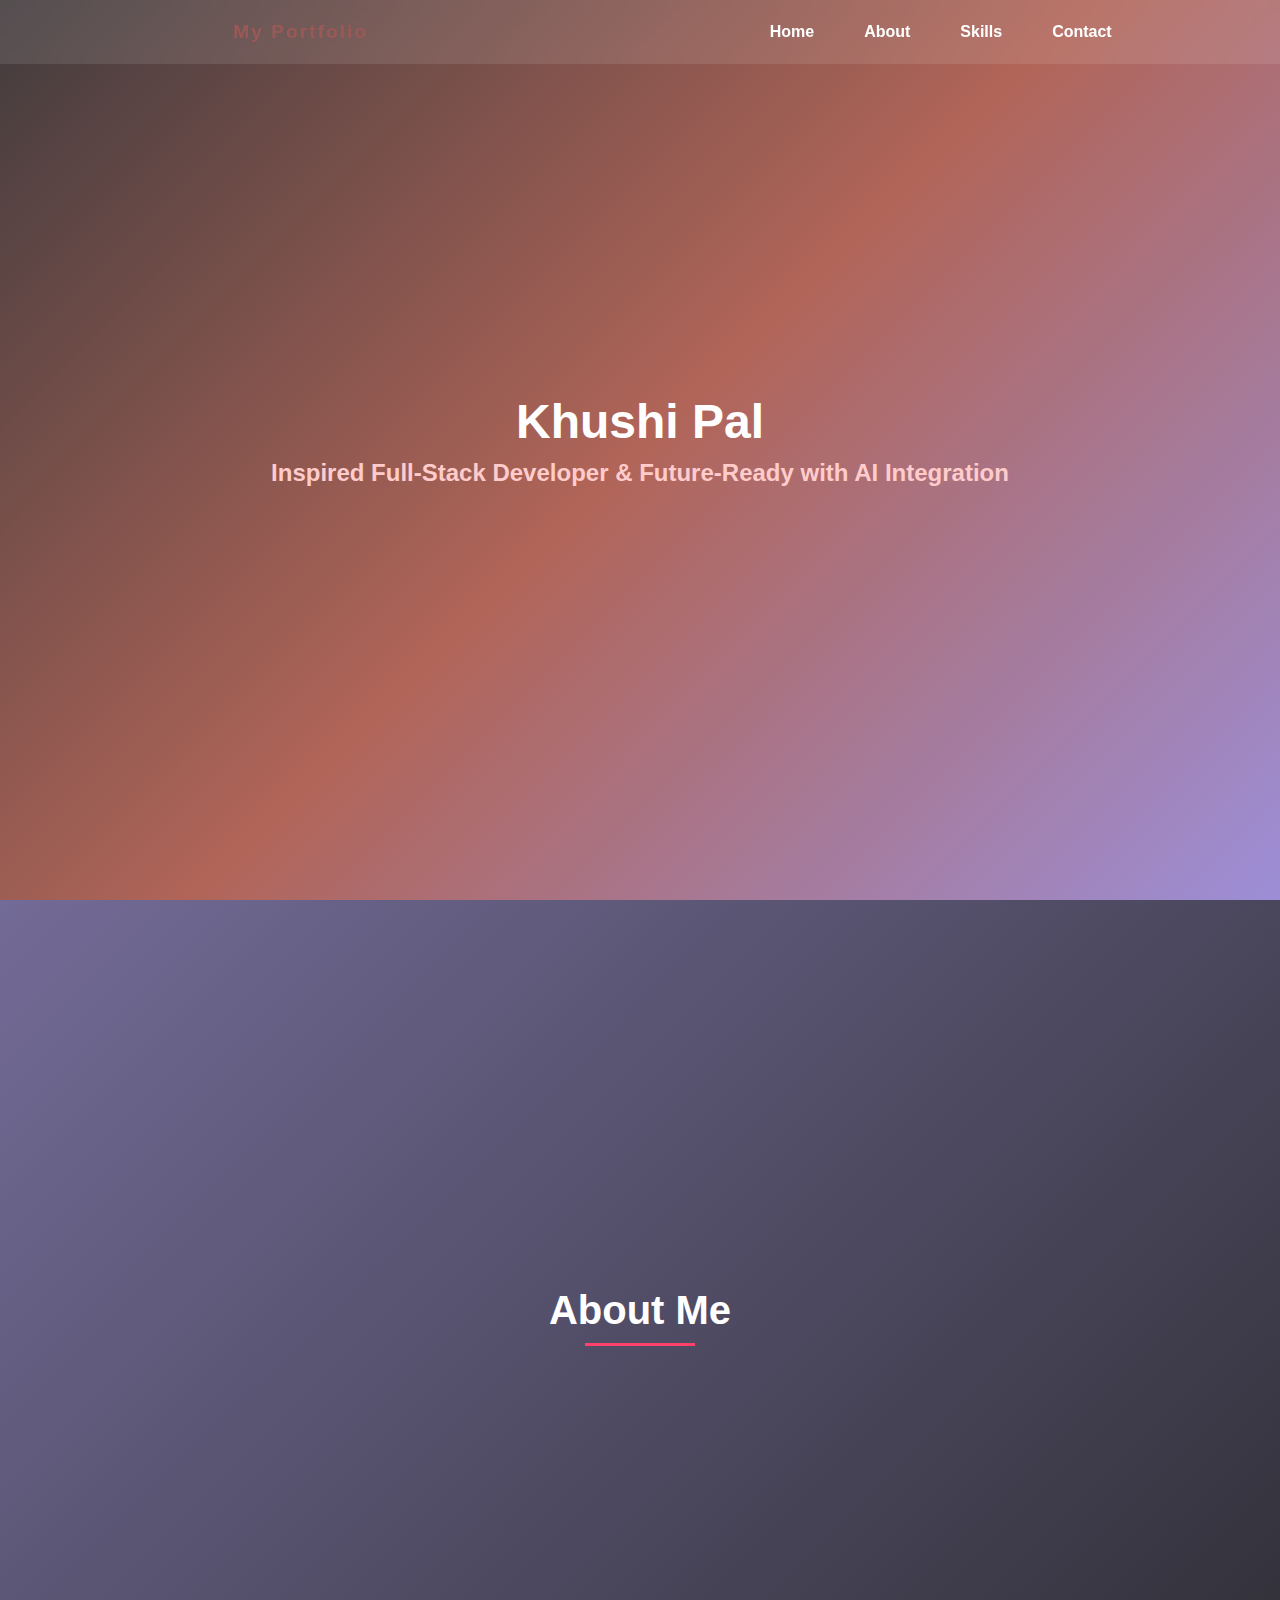
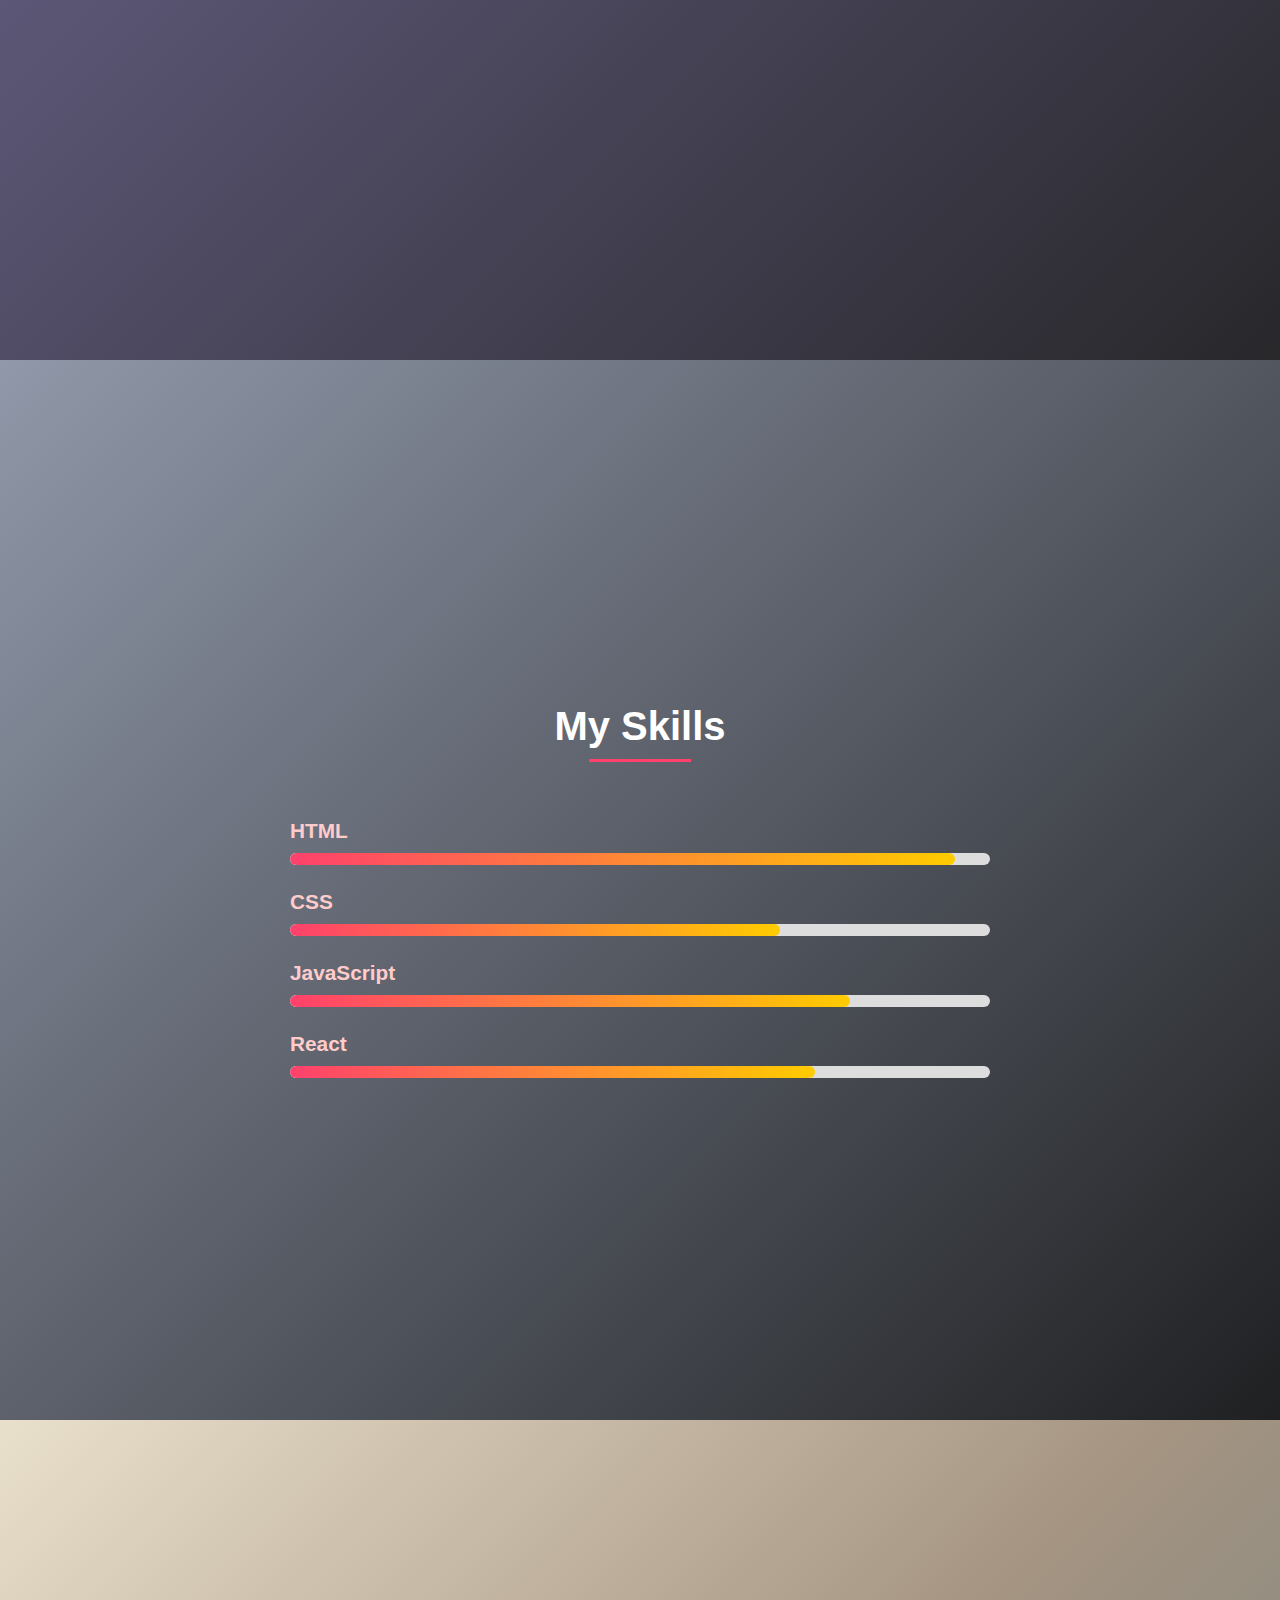
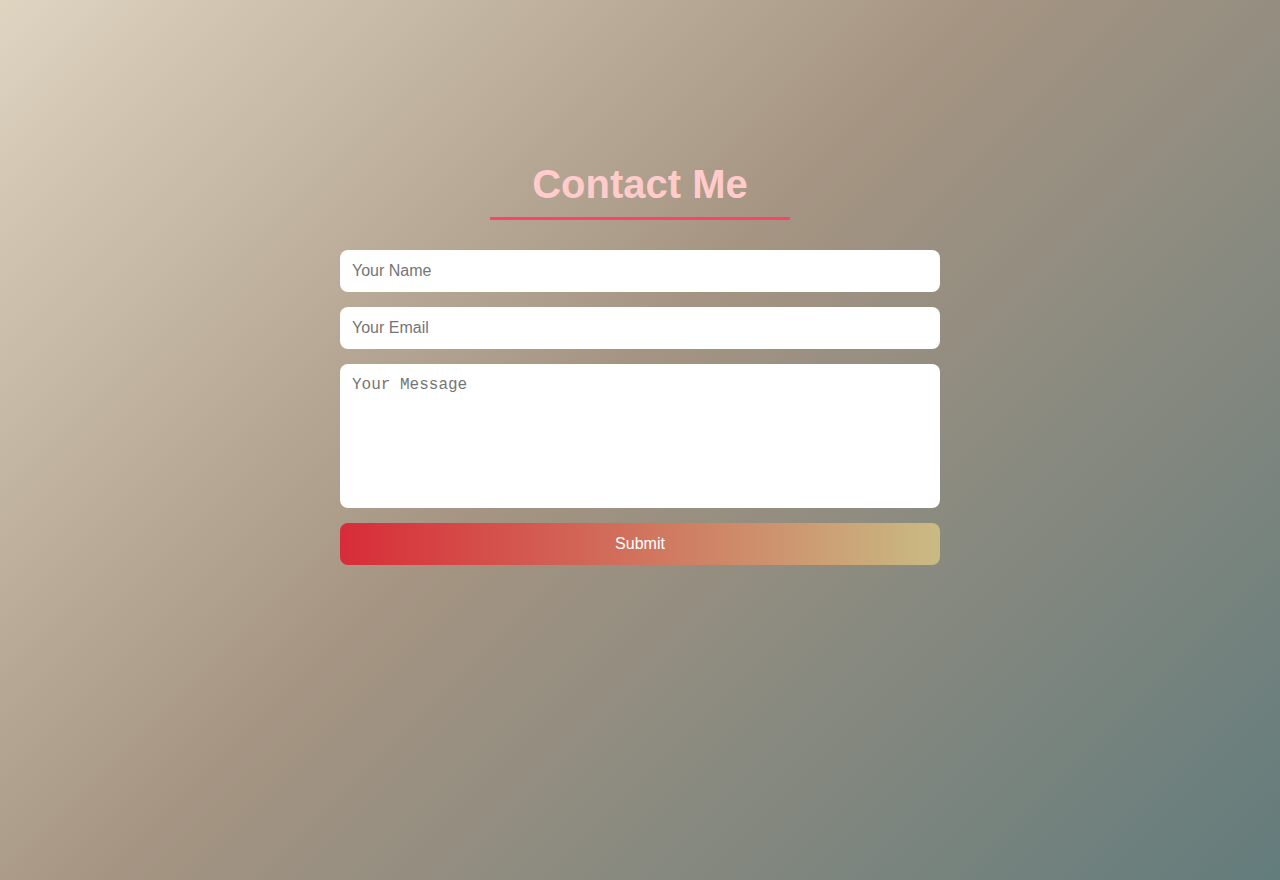
<file: day1-project/index.html>
<!DOCTYPE html>
<html lang="en">
<head>
  <meta charset="UTF-8">
  <meta name="viewport" content="width=device-width, initial-scale=1.0">
  <title>Khushi Pal Portfolio</title>
  <link rel="stylesheet" href="style.css">
</head>
<body>
  <!-- Navbar -->
  <nav>
     <div class="title">My Portfolio</div>
    <div class="menu">
      <a href="#home">Home</a>
      <a href="#about">About</a>
      <a href="#skills">Skills</a>
      <a href="#contact">Contact</a>
    </div>
   
  </nav>
  <!-- Home Section -->
  <section class="home" id="home">
    <h1>Khushi Pal</h1>
    <h2> Inspired Full-Stack Developer & Future-Ready with AI Integration</h2>
  </section>

  <section class="about" id="about">
  <div class="about-container">
    <h1>About Me</h1>
    <p class="intro">
      Hi! My name is <span class="highlight">Khushi Pal</span>.
    </p>
    <p class="role">
      I am a <span class="highlight">Full-Stack Developer</span> passionate about building interactive, recruiter-ready projects.
    </p>
    <p class="objective">
      My objective: Challenge myself in new environments, learn continuously, and create impactful solutions with creativity and code.
    </p>
  </div>
</section>
<!-- Skills Section -->
<section class="skills" id="skills">
  <div class="skills-container">
    <h1>My Skills</h1>

   <div class="skill">
  <h2>HTML</h2>
  <div class="bar"><div class="progress html"></div></div>
</div>

<div class="skill">
  <h2>CSS</h2>
  <div class="bar"><div class="progress css"></div></div>
</div>

<div class="skill">
  <h2>JavaScript</h2>
  <div class="bar"><div class="progress js"></div></div>
</div>

<div class="skill">
  <h2>React</h2>
  <div class="bar"><div class="progress react"></div></div>
</div>
</section>
<!-- Contact Section -->
<section class="contact" id="contact">
  <div class="contact-container">
    <h1>Contact Me</h1>
    <form>
      <input type="text" placeholder="Your Name" required>
      <input type="email" placeholder="Your Email" required>
      <textarea placeholder="Your Message" required></textarea>
      <button type="submit">Submit</button>
    </form>
  </div>
</section>

<script>
document.querySelectorAll(".progress").forEach(bar => {
  let width = bar.getAttribute("data-width");
  bar.style.setProperty("--width", width + "%");
});
</script>
</body>
</html>
</file>
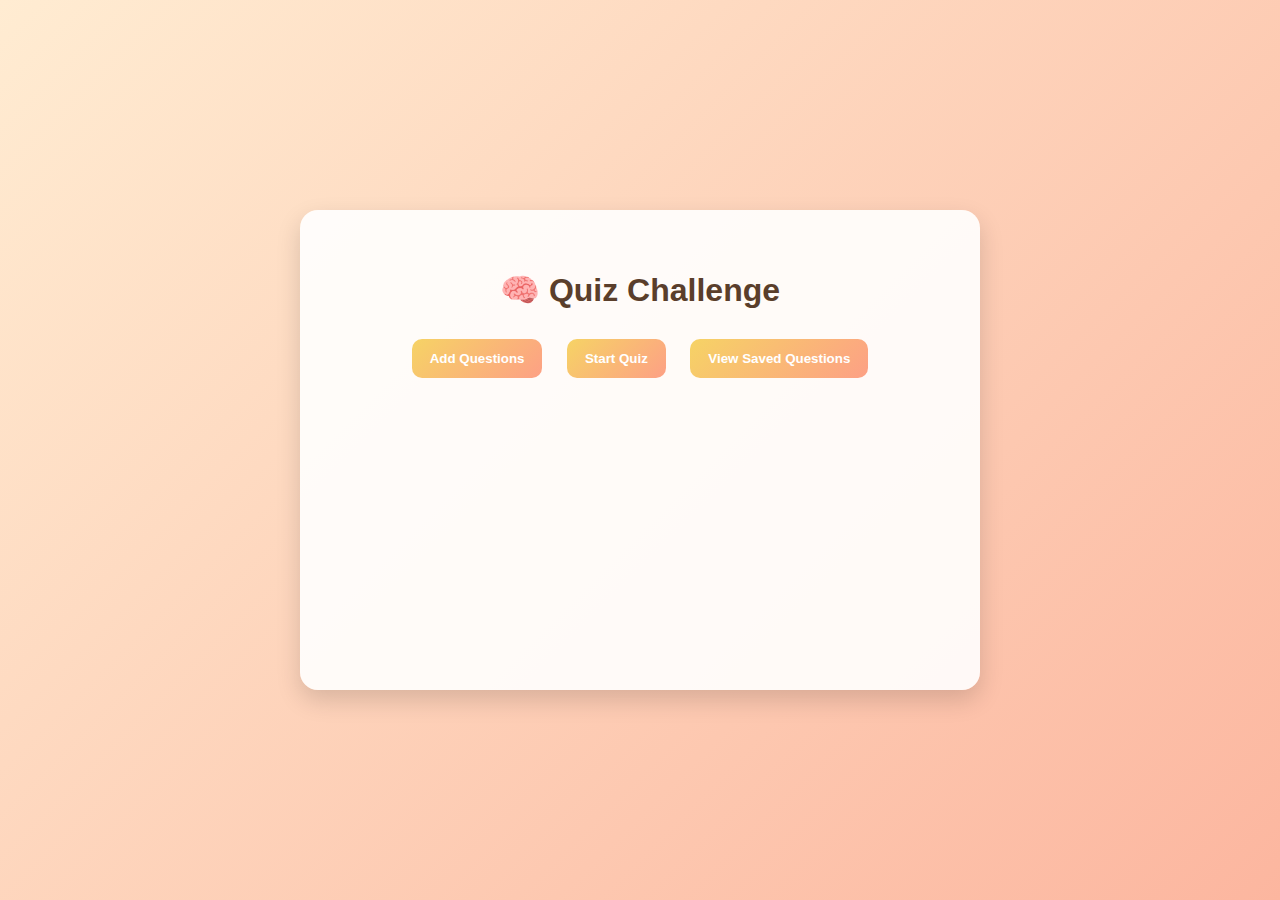
<file: day10-project/index.html>
<!DOCTYPE html>
<html lang="en">
<head>
  <meta charset="UTF-8">
  <meta name="viewport" content="width=device-width, initial-scale=1.0">
  <title>Quiz App</title>
  <link rel="stylesheet" href="style.css">
</head>
<body>
 
  <div class="section active" id="homePage">
    <div class="app">
      <h1>🧠 Quiz Challenge</h1>
      <button onclick="showSection('addPage')">Add Questions</button>
      <button onclick="startQuiz()">Start Quiz</button>
      <button onclick="showSection('savedPage')">View Saved Questions</button>
    </div>
  </div>

  
  <div class="section" id="addPage">
    <div class="app">
      <h2>Add Question</h2>
      <input type="text" id="questionInput" placeholder="Enter question">
      <input type="text" id="optionA" placeholder="Option A">
      <input type="text" id="optionB" placeholder="Option B">
      <input type="text" id="optionC" placeholder="Option C">
      <input type="text" id="optionD" placeholder="Option D">
      <input type="text" id="answerInput" placeholder="Correct Answer (A/B/C/D)">
      <button onclick="addQuestion()">Save Question</button>
      <button onclick="showSection('homePage')">Back</button>
    </div>
  </div>

  
  <div class="section" id="quizPage">
    <div class="app">
      <h2 id="quizQuestion"></h2>
      <div id="options"></div>
      <p id="timer">⏳ Time Left: 20s</p>
      <button onclick="skipQuestion()">Skip</button>
      <p id="scoreBox">Score: 0</p>
      <button onclick="showSection('homePage')">Back</button>
    </div>
  </div>


  <div class="section" id="savedPage">
    <div class="app">
      <h2>Saved Questions</h2>
      <div id="savedList"></div>
      <button onclick="showSection('homePage')">Back</button>
    </div>
  </div>

  <script src="script.js"></script>
</body>
</html>
</file>
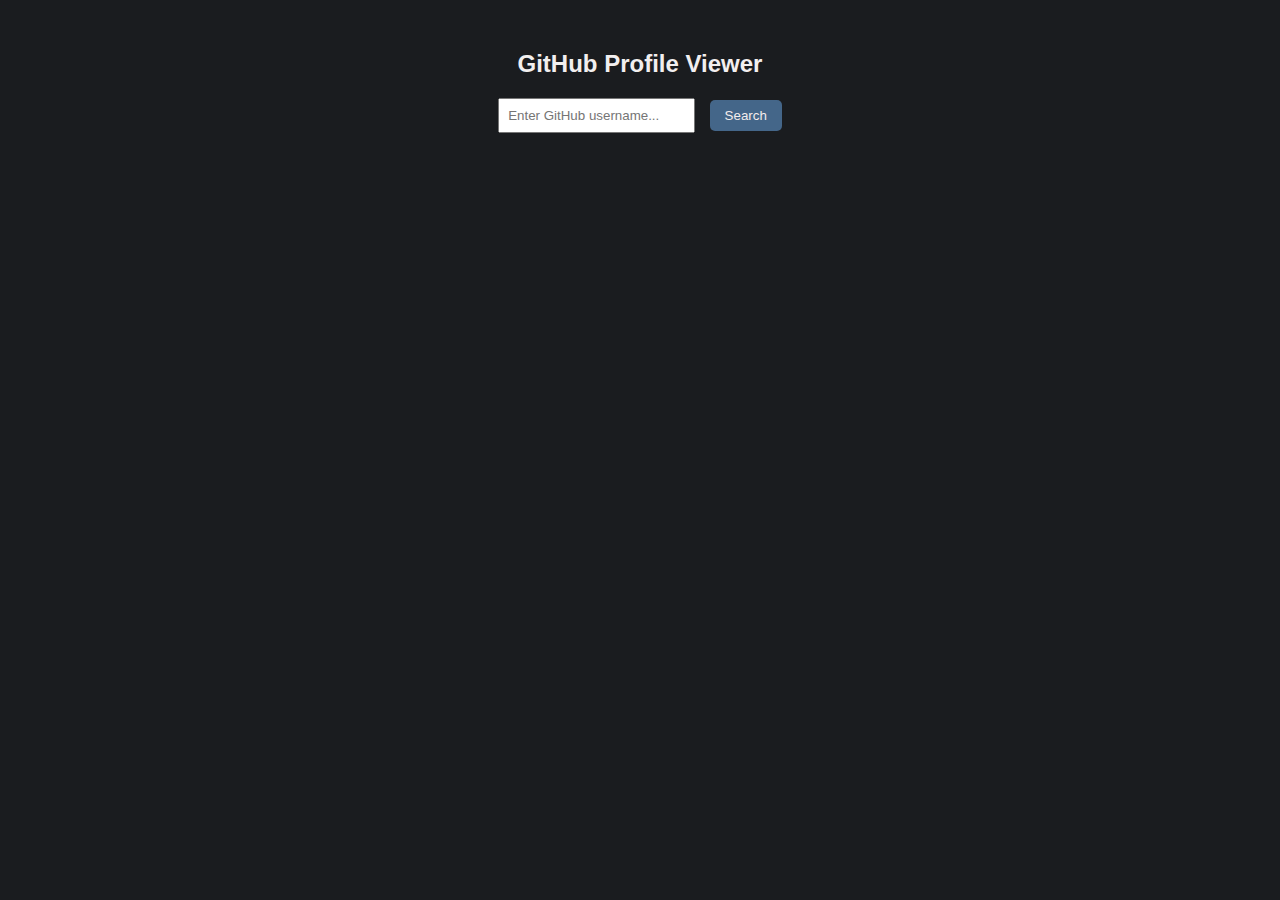
<file: day11-project/index.html>
<!DOCTYPE html>
<html lang="en">
<head>
  <meta charset="UTF-8">
  <title>GitHub Profile Viewer</title>
  <link rel="stylesheet" href="style.css">
</head>
<body>
  <div class="app">
    <h2>GitHub Profile Viewer </h2>
    <input type="text" id="username" placeholder="Enter GitHub username...">
    <button onclick="fetchProfile()">Search</button>
    <p id="error" class="error"></p>
    <div id="profile"></div>
  </div>
  <script src="script.js"></script>
</body>
</html>
</file>
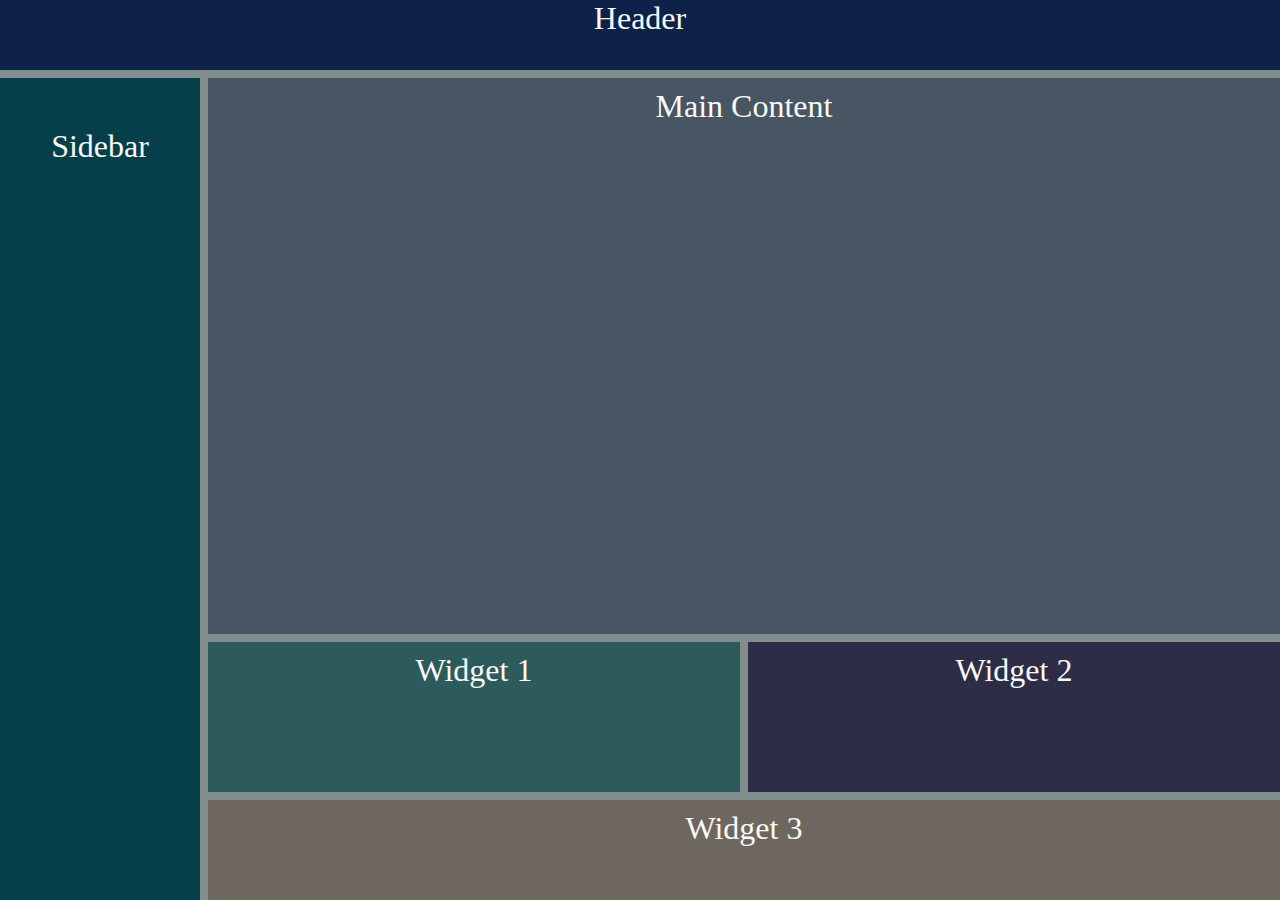
<file: day3-project/index.html>
<!DOCTYPE html>
<html lang="en">
<head>
    <meta charset="UTF-8">
    <meta name="viewport" content="width=device-width, initial-scale=1.0">
    <link rel="stylesheet" href="style.css">
    <title>Grid Dashboard Layout</title>
</head>
<body>
<div class="dashboard">
  <header class="header">Header</header>
  <aside class="sidebar">Sidebar</aside>
  <main class="main">Main Content</main>
  <section class=" widget1">Widget 1</section>
  <section class=" widget2">Widget 2</section>
  <section class="widget3">Widget 3</section>
</div>
</body>
</file>
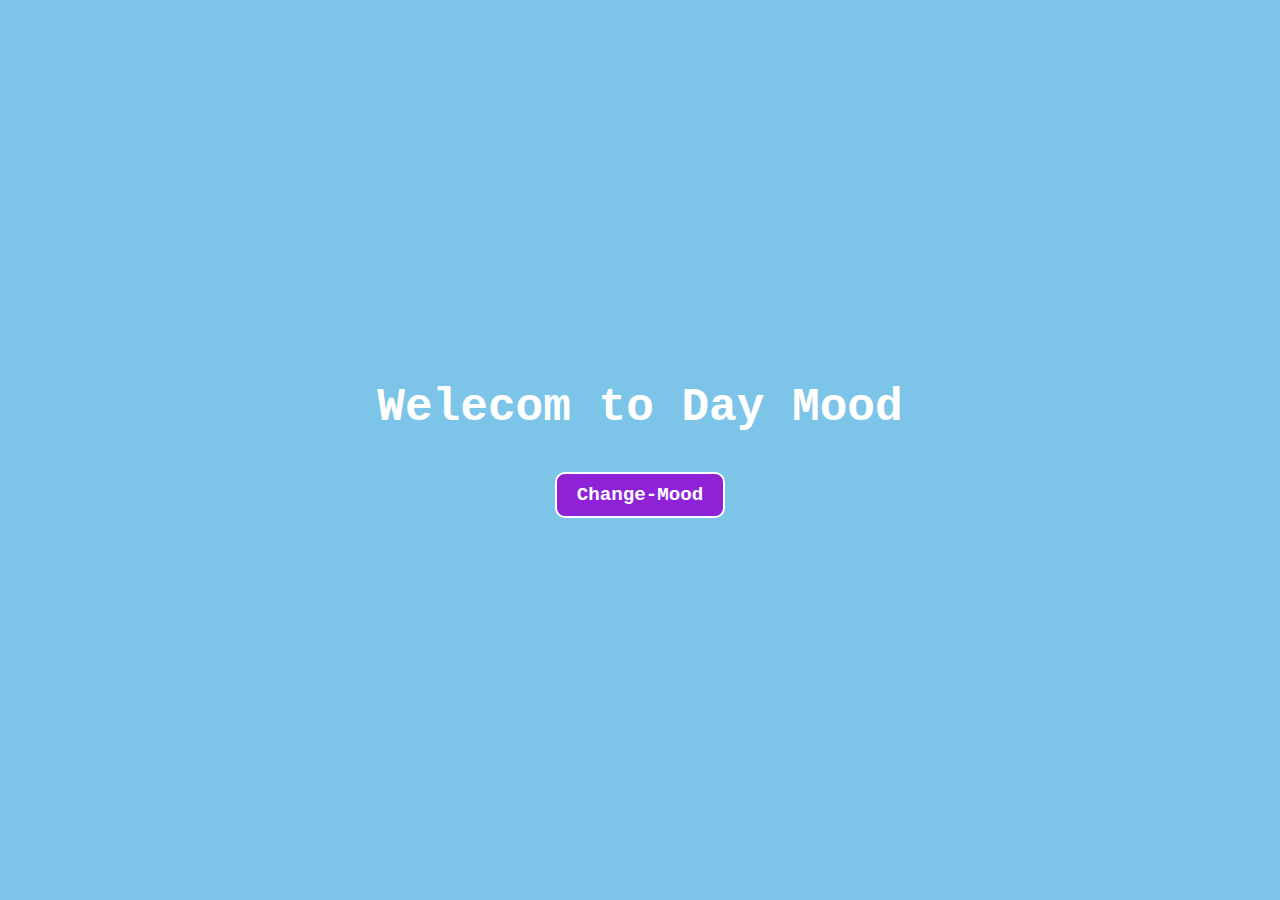
<file: day5-project/index.html>
<!DOCTYPE html>
<html lang="en">
<head>
    <meta charset="UTF-8">
    <meta name="viewport" content="width=device-width, initial-scale=1.0">
     <link rel="stylesheet" href="style.css">
    <title> day5-CSS Variables Theme Switcher</title>
</head>
<body>
    <h1 id="H1">Welecom to Day Mood</h1>
    <button id="Change-Mood">Change-Mood</button>
    <script src="script.js"></script>
</body>
</html>
</file>
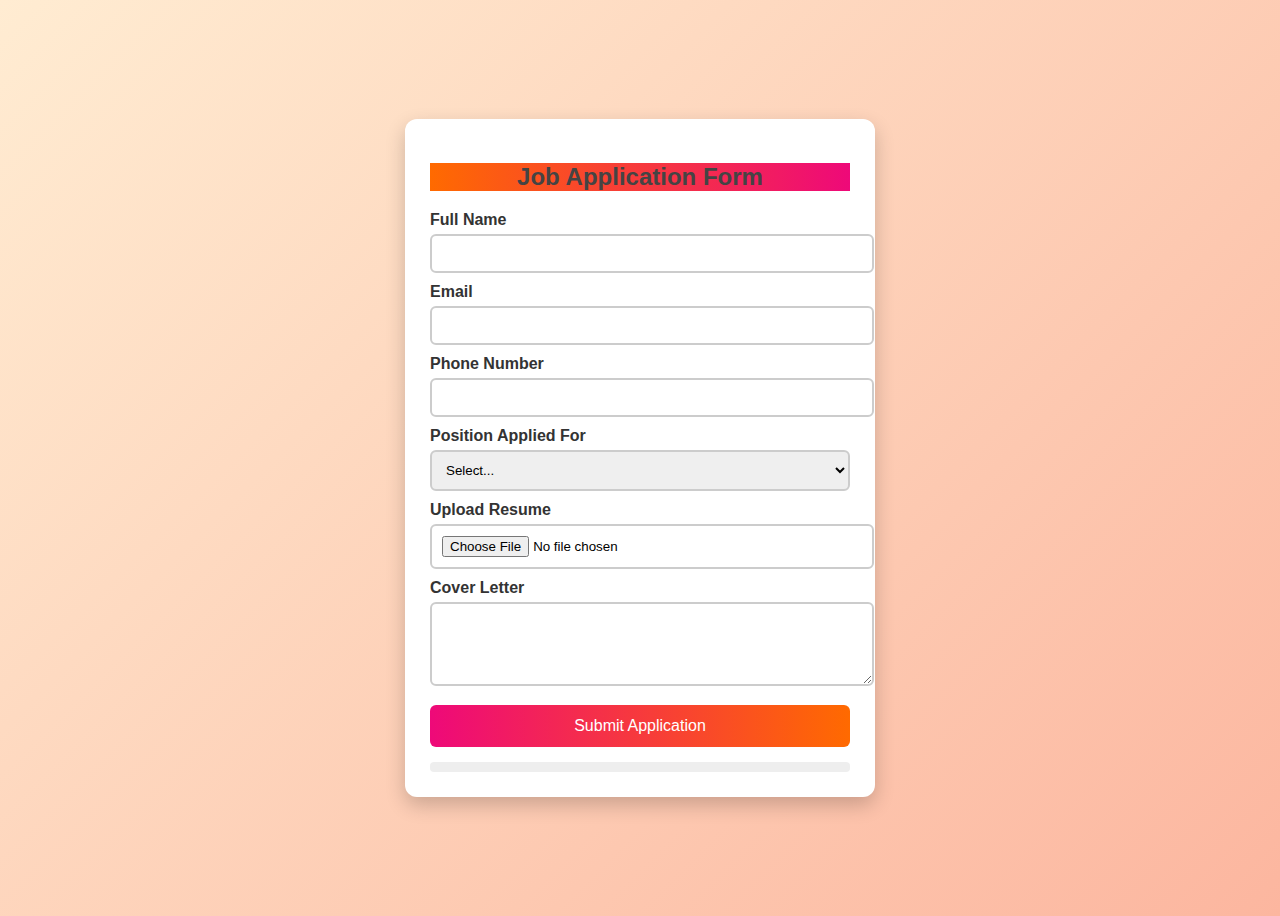
<file: day6-project/index.html>
<!DOCTYPE html>
<html lang="en">

<head>
    <meta charset="UTF-8">
    <title>Interactive Job Form</title>
    <link rel="stylesheet" href="style.css">
</head>

<body>
    <div class="form-container">
        <h2>Job Application Form</h2>
        <form id="jobForm">
            <label for="name">Full Name</label>
            <input type="text" id="name" name="name" required>

            <label for="email">Email</label>
            <input type="email" id="email" name="email" required>
            <div id="emailMessage" class="feedback"></div>

            <label for="phone">Phone Number</label>
            <input type="tel" id="phone" name="phone" required>

            <label for="position">Position Applied For</label>
            <select id="position" name="position" required>
                <option value="">Select...</option>
                <option value="developer">Web Developer</option>
                <option value="designer">UI/UX Designer</option>
                <option value="manager">Project Manager</option>
            </select>

            <label for="resume">Upload Resume</label>
            <input type="file" id="resume" name="resume" accept=".pdf,.doc,.docx" required>

            <label for="message">Cover Letter</label>
            <textarea id="message" name="message" rows="4" required></textarea>

            <button type="submit">Submit Application</button>
            <div class="progress">
                <div class="progress-bar" id="progressBar"></div>
            </div>
            <div class="success-message" id="successMessage">✅ Thank you for applying!</div>
        </form>
    </div>
    <script src="script.js"></script>
</body>

</html>
</file>
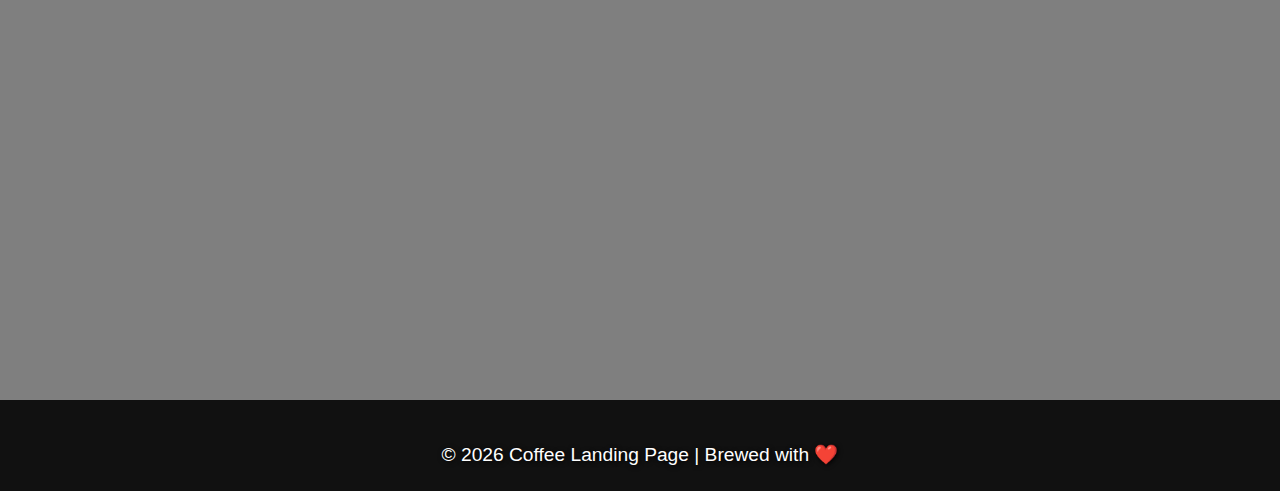
<file: day7-project/index.html>
<!DOCTYPE html>
<html lang="en">
<head>
  <meta charset="UTF-8">
  <meta name="viewport" content="width=device-width, initial-scale=1.0">
  <title>Coffee Landing Page</title>
  <link rel="stylesheet" href="style.css">
</head>
<body>

  <!-- Hero Section with Video -->
  <section class="hero">
    <video autoplay muted loop class="bg-video">
      <source src="https://media.istockphoto.com/id/1467858589/video/super-slow-motion-of-pouring-milk-into-coffee-drink.mp4?s=mp4-640x640-is&k=20&c=Ixq3lzB5Nc2B3VFD0y6KFayD1MfApYjBH0hWP3oZJ8Q=" type="video/mp4">
      Your browser does not support the video tag.
    </video>
    <div class="overlay"></div>
    <div class="content">
      <h1>Welcome to Coffee World</h1>
      <p>Experience the aroma, taste, and warmth of freshly brewed coffee.</p>
      <a href="#beans" class="btn">Discover More</a>
    </div>
  </section>

  <!-- Coffee Beans Section -->
  <section class="beans" id="beans">
    <div class="overlay"></div>
    <div class="content">
      <h2>From Bean to Brew</h2>
      <p>Every cup begins with carefully selected beans, roasted to perfection for rich flavor.</p>
    </div>
  </section>

  <!-- Latte Art Section -->
  <section class="latte">
    <div class="overlay"></div>
    <div class="content">
      <h2>Art in Every Cup</h2>
      <p>Latte art is more than design — it’s a celebration of passion and craftsmanship.</p>
    </div>
  </section>

  <!-- Cafe Section -->
  <section class="cafe">
    <div class="overlay"></div>
    <div class="content">
      <h2>Find Your Cafe</h2>
      <p>Whether cozy corners or bustling streets, coffee brings people together everywhere.</p>
    </div>
  </section>

  <!-- Footer -->
  <footer>
    <p>© 2026 Coffee Landing Page | Brewed with ❤️</p>
  </footer>

  <script src="script.js"></script>
</body>
</html>
</file>
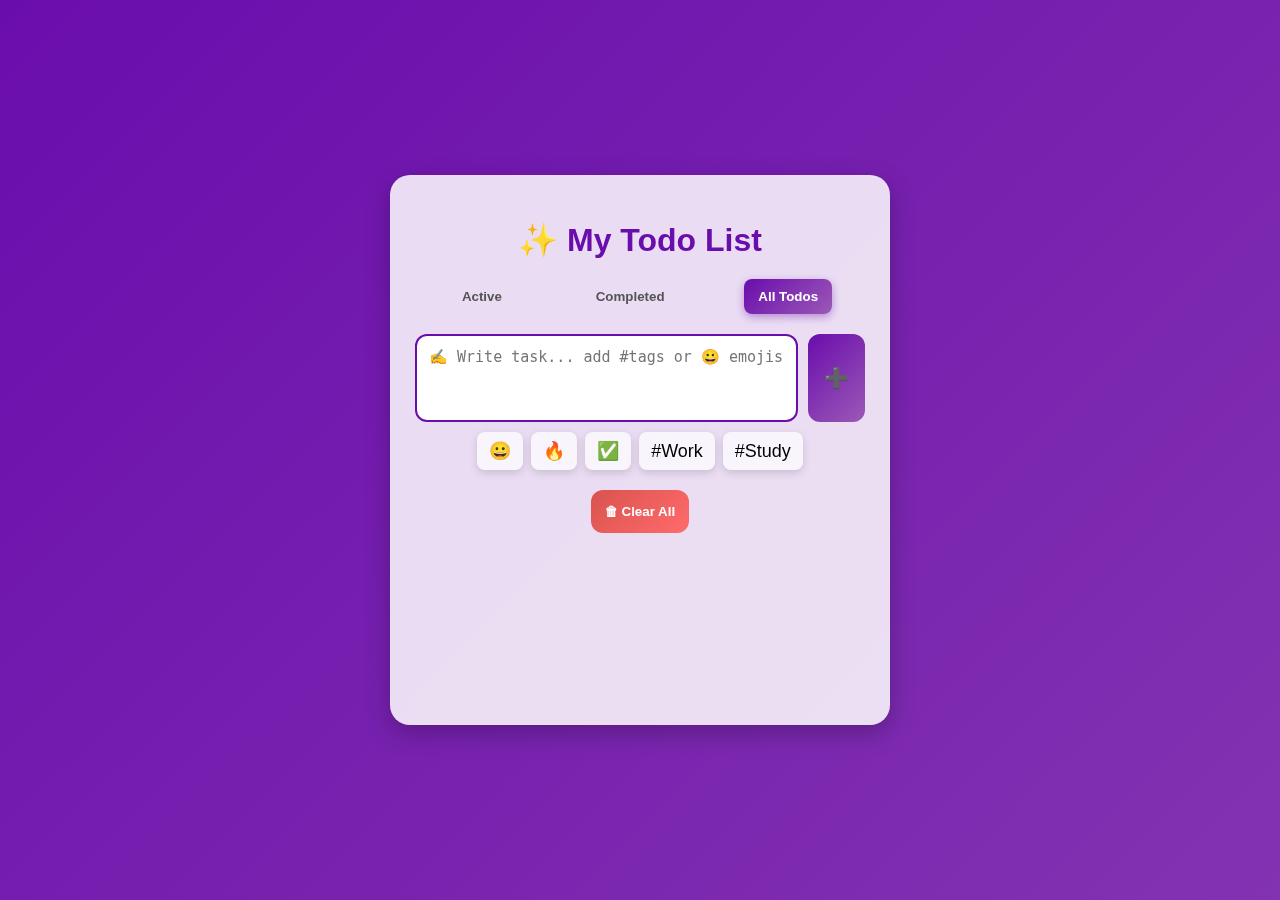
<file: day8 -project/index.html>
<!DOCTYPE html>
<html lang="en">

<head>
    <meta charset="UTF-8">
    <meta name="viewport" content="width=device-width, initial-scale=1.0">
    <title>Todo App</title>
    <link rel="stylesheet" href="style.css">
</head>

<body>
    <div class="todo-container">
        <h1>✨ My Todo List</h1>

        <div class="filters">
            <button id="active">Active</button>
            <button id="completed">Completed</button>
            <button id="all" class="selected">All Todos</button>
        </div>

        <ul id="todo-list"></ul>


        <div class="add-task">
            <textarea id="task-input" placeholder="✍️ Write task... add #tags or 😀 emojis"></textarea>
            <button id="add-btn">➕</button>
        </div>


        <div class="quick-add">
            <button class="tag-btn">😀</button>
            <button class="tag-btn">🔥</button>
            <button class="tag-btn">✅</button>
            <button class="tag-btn">#Work</button>
            <button class="tag-btn">#Study</button>
        </div>


        <button id="clear-btn" class="circle-btn trash">🗑 Clear All</button>
    </div>

    <script src="script.js"></script>
</body>

</html>
</file>
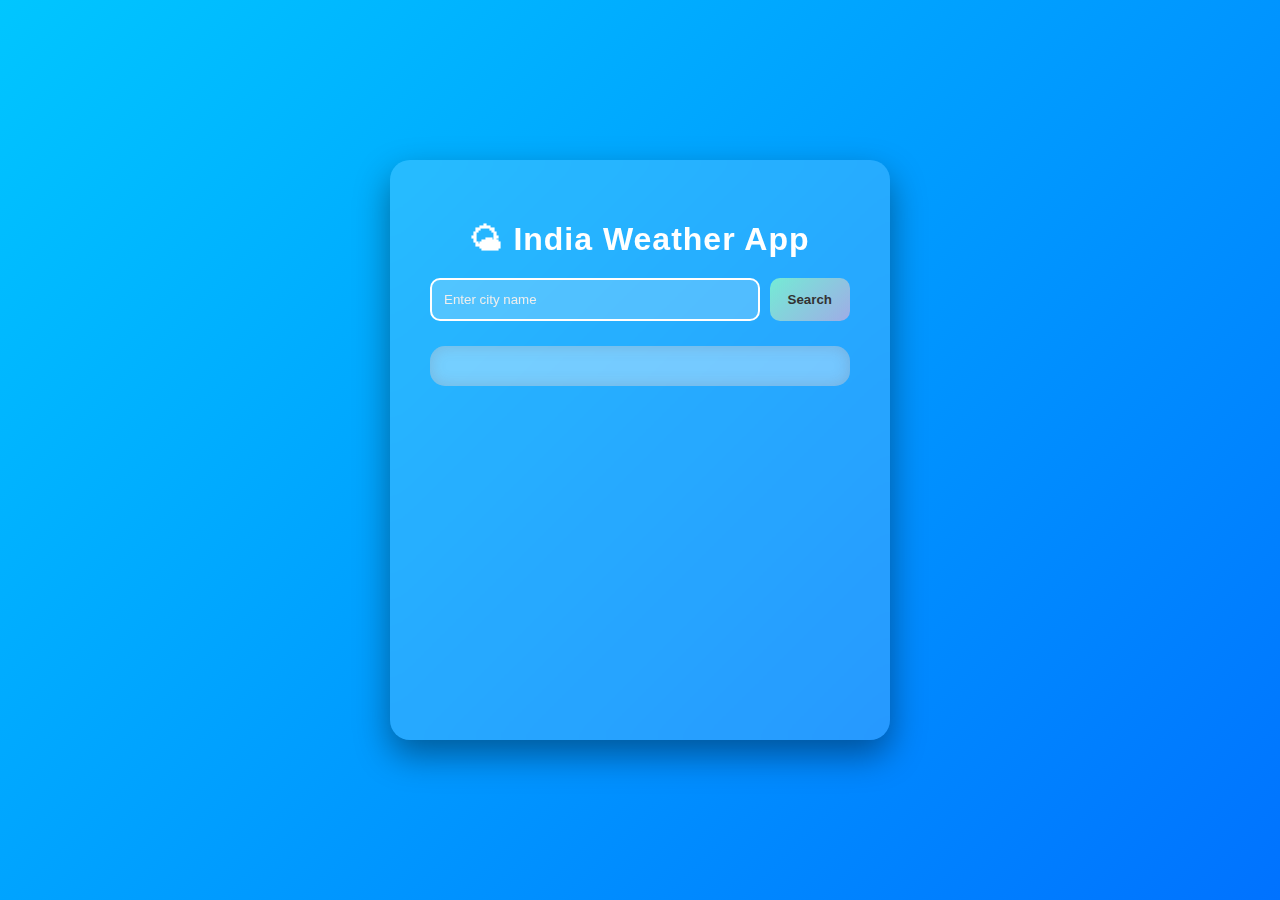
<file: day9-project/index.html>
<!DOCTYPE html>
<html lang="en">
<head>
  <meta charset="UTF-8">
  <meta name="viewport" content="width=device-width, initial-scale=1.0">
  <title>India Weather App</title>
  <link rel="stylesheet" href="style.css">
</head>
<body>
  <div class="app">
    <h1>🌤 India Weather App</h1>
    <div class="search-box">
      <input type="text" id="city" placeholder="Enter city name">
      <button onclick="getWeather()">Search</button>
    </div>
    <div class="date-time" id="dateTime"></div>
    <div class="weather-card" id="weather"></div>
  </div>
  <script src="script.js"></script>
</body>
</html>
</file>
<file: day1-project/style.css>
body {
  margin: 0;
  font-family: 'Poppins', sans-serif;
  color: white;
}
nav {
  position: fixed;
  top: 0;
  left: 0;
  width: 100%;
  display: flex;
  justify-content: space-around;
  align-items: center;
  padding: 15px 40px;
  background: rgba(255, 255, 255, 0.1);
  backdrop-filter: blur(10px);
  z-index: 1000;
}
.menu {
  display: flex;
  gap: 20px;
}
.menu a {
  text-decoration: none;
  color: white;
  padding: 8px 15px;
  border-radius: 5px;
  transition: all 0.3s ease;
  font-weight: bold;
}
.menu a:hover {
  background: white;
  color: #f06d3d;
  transform: scale(1.1);
  box-shadow: 0 0 15px rgba(255,255,255,0.7);
}
.title {
  font-size: 1.2rem;
  font-weight: bold;
  letter-spacing: 2px;
  color: #995957;
  animation: glow 2s infinite alternate;
}

.home {
  height: 100vh;
  background: linear-gradient(135deg, #413b3d, #b16558, #9c8ed7);
  display: flex;
  flex-direction: column;
  justify-content: center;
  align-items: center;
  text-align: center;
  animation: fadeInUp 2s ease forwards;
}
.home h1 {
  font-size: 3rem;
  margin: 0;
  animation: glow 2s infinite alternate;
}
.home h2 {
  font-size: 1.5rem;
  margin-top: 10px;
  color: #ffcccb;
}

.about {
  background: linear-gradient(135deg, #736b97, #28282b);
  padding: 80px 20px;
  text-align: center;
  min-height: 100vh;
  display: flex;
  justify-content: center;
  align-items: center;
}
.about-container {
  max-width: 700px;
  animation: fadeIn 2s ease forwards;
}
.about h1 {
  font-size: 2.5rem;
  margin-bottom: 20px;
  position: relative;
  display: inline-block;
}
.about h1::after {
  content: "";
  display: block;
  width: 60%;
  height: 3px;
  background: #ff416c;
  margin: 10px auto 0;
  animation: expandLine 2s ease forwards;
}
.about p {
  font-size: 1.2rem;
  line-height: 1.8;
  margin: 15px 0;
  opacity: 0;
  transform: translateY(30px);
  animation: slideUp 1s ease forwards;
}
.about p:nth-child(2) { animation-delay: 0.5s; }
.about p:nth-child(3) { animation-delay: 1s; }
.about p:nth-child(4) { animation-delay: 1.5s; }
.highlight {
  color: #ffcccb;
  font-weight: bold;
  transition: color 0.3s ease;
}
.highlight:hover {
  color: #ff416c;
  text-shadow: 0 0 10px #fff;
}

.skills {
  background: linear-gradient(135deg, #9098a9, #1f2022);
  padding: 80px 20px;
  text-align: center;
  min-height: 100vh;
  display: flex;
  justify-content: center;
  align-items: center;
}
.skills-container {
  max-width: 700px;
  width: 100%;
  animation: fadeIn 2s ease forwards;
}
.skills h1 {
  font-size: 2.5rem;
  margin-bottom: 40px;
  position: relative;
  display: inline-block;
}
.skills h1::after {
  content: "";
  display: block;
  width: 60%;
  height: 3px;
  background: #ff416c;
  margin: 10px auto 0;
  animation: expandLine 2s ease forwards;
}
.skill h2 {
  text-align: left;
  margin-bottom: 10px;
  font-size: 1.3rem;
  color: #ffcccb;
}
.bar {
  background: #ddd;
  border-radius: 10px;
  overflow: hidden;
  margin-bottom: 25px;
}
.progress {
  background: linear-gradient(90deg, #ff416c, #ffcc00);
  height: 12px;
  width: 0;
  border-radius: 10px;
  transition: width 2s ease;
}
.progress.html { width: 95%; }
.progress.css { width: 70%; }
.progress.js { width: 80%; }
.progress.react { width: 75%; }

.contact {
  background: linear-gradient(135deg, #e9e0cc, #a59482, #637c7c);
  padding: 80px 20px;
  min-height: 100vh;
  display: flex;
  justify-content: center;
  align-items: center;
}
.contact-container {
  max-width: 600px;
  width: 100%;
  text-align: center;
}
.contact h1 {
  font-size: 2.5rem;
  margin-bottom: 30px;
  color: #ffcccb;
  position: relative;
}
.contact h1::after {
  content: "";
  display: block;
  width: 50%;
  height: 3px;
  background: #ff416c;
  margin: 10px auto 0;
}
form {
  display: flex;
  flex-direction: column;
  gap: 15px;
}
form input, form textarea {
  padding: 12px;
  border: none;
  border-radius: 8px;
  font-size: 1rem;
  outline: none;
}
form textarea {
  resize: none;
  height: 120px;
}
form button {
  background: linear-gradient(90deg, #d82c38, #c9bb83);
  color: white;
  border: none;
  padding: 12px;
  border-radius: 8px;
  font-size: 1rem;
  cursor: pointer;
  transition: transform 0.3s ease;
}
form button:hover {
  transform: scale(1.05);
  box-shadow: 0 0 15px rgba(255,255,255,0.7);
}


@keyframes fadeInUp {
  from { opacity: 0; transform: translateY(50px); }
  to { opacity: 1; transform: translateY(0); }
}
@keyframes glow {
  from { text-shadow: 0 0 10px #fff; }
  to { text-shadow: 0 0 20px #ffcccb, 0 0 30px #ff416c; }
}
@keyframes fadeIn {
  from { opacity: 0; }
  to { opacity: 1; }
}
@keyframes slideUp {
  from { opacity: 0; transform: translateY(30px); }
  to { opacity: 1; transform: translateY(0); }
}
@keyframes expandLine {
  from { width: 0; }
  to { width: 60%; }
}

@media (max-width: 768px) {
  nav { flex-direction: column; }
  .menu { flex-direction: column; }
}
</file>
<file: day10-project/style.css>
body {
    margin: 0;
    font-family: 'Poppins', sans-serif;
    background: linear-gradient(135deg, #ffecd2, #fcb69f);
    /* warm peach gradient */
    height: 100vh;
    overflow: hidden;
}

.section {
    width: 100%;
    height: 100vh;
    /* full screen height */
    display: none;
    /* hide by default */
    justify-content: center;
    align-items: center;
}

.section.active {
    display: flex;
    /* show only active section */
}

.app {
    background: rgba(255, 255, 255, 0.9);
    padding: 40px;
    border-radius: 18px;
    text-align: center;
    width: 90%;
    max-width: 600px;
    min-height: 400px;
    box-shadow: 0 10px 25px rgba(0, 0, 0, 0.15);
    transition: transform 0.3s ease, box-shadow 0.3s ease;
}

.app:hover {
    transform: translateY(-5px);
    box-shadow: 0 15px 35px rgba(0, 0, 0, 0.25);
}

h1,
h2 {
    margin-bottom: 20px;
    color: #5a3e2b;
    font-weight: 600;
}

button {
    margin: 10px;
    padding: 12px 18px;
    border: none;
    border-radius: 10px;
    cursor: pointer;
    background: linear-gradient(135deg, #f6d365, #fda085);
    font-weight: bold;
    color: #fff;
    transition: background 0.3s ease, transform 0.2s ease;
}

button:hover {
    background: linear-gradient(135deg, #fda085, #f6d365);
    transform: scale(1.05);
}

input {
    padding: 10px;
    border: 2px solid #fda085;
    border-radius: 10px;
    outline: none;
    margin-bottom: 10px;
    width: 90%;
    background: #fff;
    color: #333;
}

#options button {
    display: block;
    width: 100%;
    margin: 8px 0;
}

.quiz-card {
    background: #fff8f0;
    padding: 15px;
    border-radius: 12px;
    margin-bottom: 15px;
    box-shadow: inset 0 0 10px rgba(0, 0, 0, 0.05);
}

.quiz-card h3 {
    margin: 0 0 12px;
    color: #5a3e2b;
}

.quiz-card p {
    margin: 4px 0;
    color: #444;
}

#timer {
    font-weight: bold;
    color: #d35400;
}

#scoreBox {
    margin-top: 20px;
    font-weight: bold;
    color: #5a3e2b;
    font-size: 18px;
}
</file>
<file: day11-project/style.css>
body {
  font-family: Arial, sans-serif;
  text-align: center;
  margin-top: 50px;
  background-color: #1a1c1f;
  color: #f2efef;
}

input {
  padding: 8px;
  margin-right: 10px;
}

button {
  padding: 8px 15px;
  background: #446689;
  color: rgb(243, 236, 236);
  border: none;
  border-radius: 5px;
  cursor: pointer;
}

button:hover {
  background: #180673;
}

.error {
  color: red;
  margin-top: 10px;
}

#profile {
  margin-top: 20px;
}

#profile img {
  width: 120px;
  border-radius: 50%;
}
</file>
<file: day3-project/style.css>
*{
    margin: 0;
    padding: 0;
    box-sizing: border-box;
}
.dashboard{
    display: grid;
    grid-template-areas:"header header header"
                        "sidebar main main"
                        "sidebar widget1 widget2"
                        "sidebar widget3 widget3";
;
    grid-template-columns: 200px 1fr 1fr;
    grid-template-rows: 70px 1fr 150px 100px;
    gap:0.5rem;
    height: 100vh;
    background-color: rgb(130, 141, 141);
}
.header{
    grid-area: header;
    background-color: rgb(14, 33, 73);
    text-align: center;
    font-size: 2rem;
    color: #f9f9f9;
}
.sidebar{
    grid-area: sidebar;
    background-color: rgb(5, 63, 74);
    text-align: center;
    padding: 50px;
    font-size: 2rem;
    color: #f9f9f9;
}
.main{
    grid-area: main;
    background-color: rgb(71, 86, 98);
    text-align: center;
    padding: 10px;
    font-size: 2rem;
    color: #f9f9f9;
}
/* .main {
  grid-column: 2 / 3;
  grid-row: 3 / 4;
} */
.widget1{
    grid-area: widget1;
    background-color: rgb(45, 90, 91);
    text-align: center;
    padding: 10px;
    font-size: 2rem;
    color: #f9f9f9;
}

.widget2{
    grid-area: widget2;
    background-color: rgb(45, 45, 71);
    text-align: center;
    padding: 10px;
    font-size: 2rem;
    color: #f9f9f9;
}
.widget3{
    grid-area: widget3;
    background-color: rgb(109, 103, 95);
    text-align: center;
    padding: 10px;
    font-size: 2rem;
    color: #f9f9f9;
}
@media (max-width: 668px) {
  .dashboard {
    grid-template-areas: 
      "header"
      "sidebar"
      "main"
      "widget1"
      "widget2"
      "widget3";
    grid-template-columns: 1fr;
    grid-template-rows: auto;
  }
}
</file>
<file: day5-project/style.css>
*{
    margin: 0;
    padding: 0;
    box-sizing: border-box;
    font-family:'Courier New', Courier, monospace;
}
:root{
    --main-bg:#7cc5e8;
    --text-cg:#ffffff;
    --text-dr:#8f21d7;
   
}
html , body{
    height: 100%;
    width: 100%;
    display: flex;
    flex-direction: column;
    justify-content: center;
    gap: 2rem;
    align-items: center;
    background-color: var(--main-bg);
    color: var(--text-cg);
    font-weight: 800;
    font-size: 1.2rem;
}

.dark-theme{
     --main-bg:rgb(23, 22, 49);
     --text-dr:#7cc5e8;
     --text-cg:#8f21d7;

}
button{
   background-color: var(--text-dr);
   padding: 10px 20px;
   border: 2px solid white;
   border-radius: 10px;
   color: var(--text-cg);
   font-size: 1rem;
   font-weight: 800;
   transition: transform( 0.1s ease);
   
}
button:hover{
    transform: scale(1.1);
}
</file>
<file: day6-project/style.css>
body {
    font-family: Arial, sans-serif;
    background: linear-gradient(135deg, #ffecd2, #fcb69f);
    display: flex;
    justify-content: center;
    align-items: center;
    min-height: 100vh;
}

.form-container {
    background: #fff;
    padding: 25px;
    border-radius: 12px;
    box-shadow: 0 8px 20px rgba(0, 0, 0, 0.2);
    width: 420px;
    animation: fadeIn 1s ease-in-out;
}

@keyframes fadeIn {
    from {
        opacity: 0;
        transform: translateY(-20px);
    }

    to {
        opacity: 1;
        transform: translateY(0);
    }
}

h2 {
    text-align: center;
    margin-bottom: 20px;
    color: #444;
    background: linear-gradient(90deg, #ff6a00, #ee0979);
    /* -webkit-background-clip: text;
    -webkit-text-fill-color: transparent; */
}

label {
    display: block;
    margin-top: 10px;
    font-weight: bold;
    color: #333;
    transition: color 0.3s;
}

input,
select,
textarea {
    width: 100%;
    padding: 10px;
    margin-top: 5px;
    border: 2px solid #ccc;
    border-radius: 6px;
    transition: all 0.3s;
}

input:focus,
textarea:focus,
select:focus {
    border-color: #ff6a00;
    box-shadow: 0 0 8px rgba(255, 106, 0, 0.5);
    outline: none;
}

.feedback {
    font-size: 0.9em;
    margin-top: 3px;
}

button {
    margin-top: 15px;
    width: 100%;
    padding: 12px;
    background: linear-gradient(90deg, #ee0979, #ff6a00);
    color: #fff;
    border: none;
    border-radius: 6px;
    cursor: pointer;
    font-size: 16px;
    transition: all 0.3s;
}

button:hover {
    background: linear-gradient(90deg, #ff6a00, #ee0979);
    transform: scale(1.08) rotate(-1deg);
    box-shadow: 0 6px 15px rgba(0, 0, 0, 0.2);
}

.progress {
    margin-top: 15px;
    background: #eee;
    border-radius: 4px;
    overflow: hidden;
}

.progress-bar {
    height: 10px;
    background: linear-gradient(90deg, #00c6ff, #0072ff);
    width: 0%;
    transition: width 0.3s;
}

.success-message {
    text-align: center;
    color: #28a745;
    font-weight: bold;
    margin-top: 15px;
    display: none;
    animation: popUp 0.6s ease-in-out;
}

@keyframes popUp {
    from {
        transform: scale(0.8);
        opacity: 0;
    }

    to {
        transform: scale(1);
        opacity: 1;
    }
}
</file>
<file: day8 -project/style.css>
body {
    font-family: 'Segoe UI', sans-serif;
    background: linear-gradient(135deg, #6a0dad, #9b59b6, #e056fd);
    background-size: 400% 400%;
    animation: gradientBG 12s ease infinite;
    display: flex;
    justify-content: center;
    align-items: center;
    min-height: 100vh;
    margin: 0;
}

@keyframes gradientBG {
    0% {
        background-position: 0% 50%;
    }

    50% {
        background-position: 100% 50%;
    }

    100% {
        background-position: 0% 50%;
    }
}

.todo-container {
    width: 90%;
    max-width: 450px;
    background: rgba(255, 255, 255, 0.85);
    padding: 25px;
    border-radius: 20px;
    box-shadow: 0px 8px 25px rgba(0, 0, 0, 0.25);
    text-align: center;
    backdrop-filter: blur(8px);
    min-height: 500px;
}

h1 {
    color: #6a0dad;
    margin-bottom: 20px;
    font-weight: 700;
}

.filters {
    margin-bottom: 20px;
    display: flex;
    justify-content: space-around;
}

.filters button {
    border: none;
    background: transparent;
    padding: 10px 14px;
    cursor: pointer;
    font-weight: bold;
    color: #555;
    transition: all 0.3s ease;
    border-radius: 8px;
}

.filters button:hover {
    background: rgba(240, 230, 255, 0.7);
    color: #6a0dad;
}

.filters .selected {
    color: #fff;
    background: linear-gradient(135deg, #6a0dad, #9b59b6);
    box-shadow: 0px 3px 8px rgba(106, 13, 173, 0.4);
}

#todo-list {
    list-style: none;
    padding: 0;
    margin: 0;
}

.todo-item {
    display: flex;
    justify-content: space-between;
    align-items: center;
    margin: 10px 0;
    padding: 12px;
    border-radius: 12px;
    background: rgba(255, 255, 255, 0.6);
    box-shadow: 0px 4px 12px rgba(0, 0, 0, 0.15);
    transition: all 0.3s ease;
}

.todo-item:hover {
    background: rgba(240, 240, 255, 0.8);
    transform: translateY(-2px);
}

.todo-item span {
    cursor: pointer;
    flex: 1;
    text-align: left;
    word-wrap: break-word;
}

.completed {
    text-decoration: line-through;
    color: #6a0dad;
}

.todo-item button {
    background: transparent;
    border: none;
    font-size: 20px;
    cursor: pointer;
    transition: transform 0.2s ease, color 0.3s ease;
}

.todo-item button:hover {
    transform: scale(1.2);
    color: #d9534f;
}

.add-task {
    display: flex;
    margin-top: 20px;
}

#task-input {
    flex: 1;
    padding: 12px;
    border: 2px solid #6a0dad;
    border-radius: 12px;
    outline: none;
    resize: none;
    min-height: 60px;
    font-size: 15px;
}

#task-input:focus {
    border-color: #9b59b6;
}

#add-btn {
    margin-left: 10px;
    background: linear-gradient(135deg, #6a0dad, #9b59b6);
    color: white;
    border: none;
    border-radius: 12px;
    padding: 12px 16px;
    font-size: 20px;
    transition: transform 0.3s ease, box-shadow 0.3s ease;
}

#add-btn:hover {
    transform: scale(1.1);
    box-shadow: 0px 4px 12px rgba(106, 13, 173, 0.4);
}

.quick-add {
    margin-top: 10px;
    display: flex;
    flex-wrap: wrap;
    gap: 8px;
    justify-content: center;
}

.tag-btn {
    border: none;
    background: rgba(255, 255, 255, 0.7);
    padding: 8px 12px;
    border-radius: 8px;
    cursor: pointer;
    font-size: 18px;
    box-shadow: 0px 3px 8px rgba(0, 0, 0, 0.15);
    transition: all 0.3s ease;
}

.tag-btn:hover {
    background: linear-gradient(135deg, #6a0dad, #9b59b6);
    color: white;
    transform: scale(1.1);
}

.circle-btn {
    margin-top: 20px;
    border: none;
    border-radius: 12px;
    padding: 14px;
    background: linear-gradient(135deg, #d9534f, #ff6b6b);
    color: white;
    font-weight: bold;
    transition: transform 0.3s ease, box-shadow 0.3s ease;
}

.circle-btn:hover {
    transform: scale(1.05);
    box-shadow: 0px 4px 12px rgba(217, 83, 79, 0.4);
}
</file>
<file: day9-project/style.css>
body {
  margin: 0;
  font-family: 'Poppins', sans-serif;
  background: linear-gradient(135deg, #00c6ff, #0072ff);
  display: flex;
  justify-content: center;
  align-items: center;
  height: 100vh;
}

.app {
  background: rgba(255, 255, 255, 0.15); 
  padding: 40px;
  border-radius: 20px;
  text-align: center;
  width: 420px;
  min-height: 500px; 
  box-shadow: 0 15px 35px rgba(0,0,0,0.4);
  backdrop-filter: blur(12px); 
  transition: transform 0.3s ease, box-shadow 0.3s ease;
}

.app:hover {
  transform: translateY(-8px);
  box-shadow: 0 20px 45px rgba(0,0,0,0.5);
}

h1 {
  margin-bottom: 20px;
  color: #fff;
  font-weight: 600;
  letter-spacing: 1px;
}

.search-box {
  display: flex;
  gap: 10px;
  margin-bottom: 25px;
}

.search-box input {
  flex: 1;
  padding: 12px;
  border: 2px solid #fff;
  border-radius: 10px;
  outline: none;
  background: rgba(255,255,255,0.2);
  color: #fff;
}

.search-box input::placeholder {
  color: #eee;
}

.search-box button {
  padding: 12px 18px;
  background: linear-gradient(135deg, #74ebd5, #9face6);
  color: #333;
  border: none;
  border-radius: 10px;
  cursor: pointer;
  font-weight: bold;
  transition: background 0.3s ease;
}

.search-box button:hover {
  background: linear-gradient(135deg, #9face6, #74ebd5);
}

.date-time {
  margin-bottom: 20px;
  font-size: 15px;
  color: #fff;
}

.weather-card {
  padding: 20px;
  border-radius: 15px;
  background: rgba(255,255,255,0.25);
  box-shadow: inset 0 0 15px rgba(129, 80, 80, 0.2);
  backdrop-filter: blur(8px);
  transition: transform 0.3s ease;
}

.weather-card:hover {
  transform: scale(1.05);
}

.weather-card h2 {
  margin: 12px 0;
  color: #fff;
}

.weather-card p {
  margin: 6px 0;
  color: #f0f0f0;
  font-weight: 500;
}
</file>
<file: day7-project/style.css>
/* Reset */
* { margin: 0; padding: 0; box-sizing: border-box; }

body {
  font-family: 'Segoe UI', sans-serif;
  color: white;
  overflow-x: hidden;
}

/* Sections */
section {
  height: 100vh;
  display: flex;
  justify-content: center;
  align-items: center;
  text-align: center;
  background-size: cover;
  background-position: center;
  position: relative;
  overflow: hidden;
}

.bg-video {
  position: absolute;
  top: 0; left: 0;
  width: 100%; height: 100%;
  object-fit: cover;
  z-index: 0;
}

.overlay {
  position: absolute;
  top: 0; left: 0;
  width: 100%; height: 100%;
  background: rgba(0,0,0,0.5);
  z-index: 1;
}

.content {
  position: relative;
  z-index: 2;
  max-width: 700px;
  padding: 20px;
  opacity: 0;
  transform: translateY(50px);
}

/* Background Images */

.beans { background-image: url('https://images.pexels.com/photos/1005427/pexels-photo-1005427.jpeg'); }
.latte { background-image: url('https://images.pexels.com/photos/3082789/pexels-photo-3082789.jpeg'); }
.cafe { background-image: url('https://images.pexels.com/photos/2067560/pexels-photo-2067560.jpeg'); }

/* Headings & Paragraphs */
h1, h2 {
  font-size: 3rem;
  text-shadow: 2px 2px 8px black;
  transition: color 0.5s ease, transform 0.5s ease;
}

p {
  margin-top: 20px;
  font-size: 1.2rem;
  line-height: 1.6;
  text-shadow: 1px 1px 5px black;
}

/* Hover effects */
h1:hover, h2:hover {
  color: #ffcc00;
  transform: scale(1.05);
}

/* Button */
.btn {
  display: inline-block;
  margin-top: 30px;
  padding: 12px 25px;
  background: #ffcc00;
  color: black;
  font-weight: bold;
  border-radius: 25px;
  text-decoration: none;
  transition: transform 0.3s ease, background 0.3s ease;
}

.btn:hover {
  transform: scale(1.1) rotate(-2deg);
  background: #ffaa00;
}

/* Footer */
footer {
  background: #111;
  padding: 20px;
  text-align: center;
  font-size: 0.9rem;
}

/* Animations */
@keyframes fadeUp {
  to { opacity: 1; transform: translateY(0); }
}

@media (max-width: 768px) {
  h1, h2 { font-size: 2rem; }
  p { font-size: 1rem; }
}
</file>
